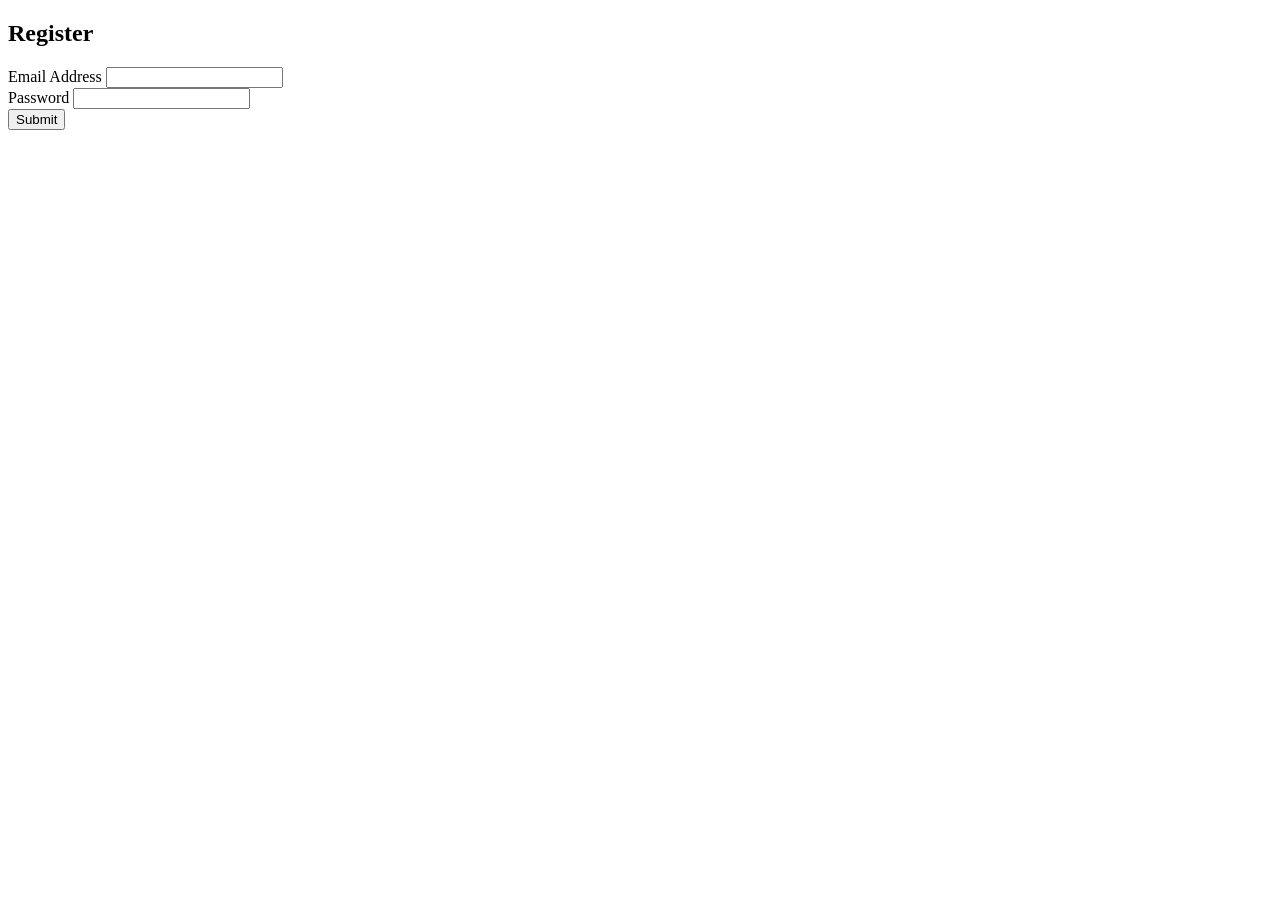
<file: 09.10.2026/index.html>
<!DOCTYPE html>

<body>
    <div class="form-container">
        <h2>Register</h2>
        <!-- Email Field -->
        <div class="form-group">
            <label for="email">Email Address</label>
            <input type="email" id="email" name="email">
        </div>

        <!-- Password Field -->
        <div class="form-group">
            <label for="password">Password</label>
            <input type="password" id="password" name="password">
        </div>

        <!-- Submit Button -->
        <button type="submit">Submit</button>

        </form>
    </div>
</body>

</html>
</file>
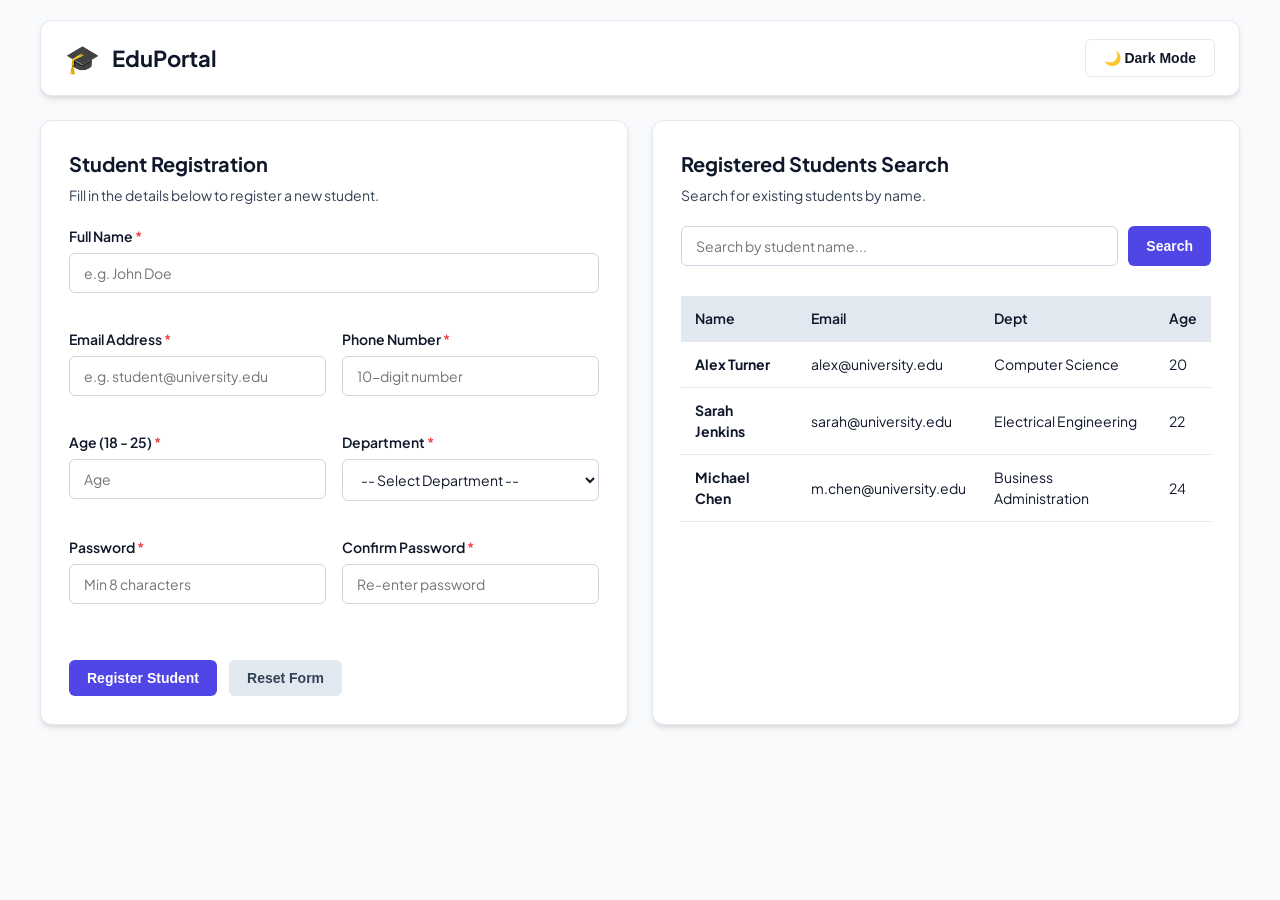
<file: 24.09.2026/index.html>
<!DOCTYPE html>
<html lang="en">
<head>
    <meta charset="UTF-8">
    <meta name="viewport" content="width=device-width, initial-scale=1.0">
    <title>Student Registration Portal - Practice Site</title>
    <!-- Modern Typography -->
    <link rel="preconnect" href="https://fonts.googleapis.com">
    <link rel="preconnect" href="https://fonts.gstatic.com" crossorigin>
    <link href="https://fonts.googleapis.com/css2?family=Plus+Jakarta+Sans:wght@400;500;600;700&display=swap" rel="stylesheet">
    <link rel="stylesheet" href="style.css">
</head>
<body>
    <div class="app-container">
        <!-- Top Navigation Bar -->
        <header class="navbar">
            <div class="logo-area">
                <span class="logo-icon">🎓</span>
                <h1>EduPortal</h1>
            </div>
            <div class="nav-controls">
                <button id="themeToggleBtn" class="btn btn-outline" type="button">
                    <span id="themeIcon">🌙</span> <span id="themeText">Dark Mode</span>
                </button>
            </div>
        </header>

        <!-- Notification Banner -->
        <div id="alertBanner" class="alert-banner hidden">
            <span id="alertMessage"></span>
            <button type="button" class="alert-close" id="closeAlertBtn">&times;</button>
        </div>

        <main class="main-content">
            <!-- Left Column: Student Registration Form -->
            <section class="card form-card">
                <div class="card-header">
                    <h2>Student Registration</h2>
                    <p class="subtitle-text">Fill in the details below to register a new student.</p>
                </div>
                
                <form id="registrationForm" novalidate>
                    <div class="form-group">
                        <label for="fullName">Full Name <span class="required">*</span></label>
                        <input type="text" id="fullName" placeholder="e.g. John Doe">
                        <small class="error-msg" id="fullNameError"></small>
                    </div>

                    <div class="form-row">
                        <div class="form-group">
                            <label for="email">Email Address <span class="required">*</span></label>
                            <input type="email" id="email" placeholder="e.g. student@university.edu">
                            <small class="error-msg" id="emailError"></small>
                        </div>

                        <div class="form-group">
                            <label for="phone">Phone Number <span class="required">*</span></label>
                            <input type="tel" id="phone" placeholder="10-digit number">
                            <small class="error-msg" id="phoneError"></small>
                        </div>
                    </div>

                    <div class="form-row">
                        <div class="form-group">
                            <label for="age">Age (18 - 25) <span class="required">*</span></label>
                            <input type="number" id="age" placeholder="Age">
                            <small class="error-msg" id="ageError"></small>
                        </div>

                        <div class="form-group">
                            <label for="department">Department <span class="required">*</span></label>
                            <select id="department">
                                <option value="">-- Select Department --</option>
                                <option value="Computer Science">Computer Science</option>
                                <option value="Electrical Engineering">Electrical Engineering</option>
                                <option value="Mechanical Engineering">Mechanical Engineering</option>
                                <option value="Civil Engineering">Civil Engineering</option>
                                <option value="Business Administration">Business Administration</option>
                            </select>
                            <small class="error-msg" id="departmentError"></small>
                        </div>
                    </div>

                    <div class="form-row">
                        <div class="form-group">
                            <label for="password">Password <span class="required">*</span></label>
                            <input type="password" id="password" placeholder="Min 8 characters">
                            <small class="error-msg" id="passwordError"></small>
                        </div>

                        <div class="form-group">
                            <label for="confirmPassword">Confirm Password <span class="required">*</span></label>
                            <input type="password" id="confirmPassword" placeholder="Re-enter password">
                            <small class="error-msg" id="confirmPasswordError"></small>
                        </div>
                    </div>

                    <div class="form-actions">
                        <button type="submit" id="registerBtn" class="btn btn-primary">Register Student</button>
                        <button type="button" id="resetBtn" class="btn btn-secondary">Reset Form</button>
                    </div>
                </form>
            </section>

            <!-- Right Column: Student Search & Directory -->
            <section class="card directory-card">
                <div class="card-header">
                    <h2>Registered Students Search</h2>
                    <p class="subtitle-text">Search for existing students by name.</p>
                </div>

                <div class="search-box-container">
                    <input type="text" id="searchInput" placeholder="Search by student name...">
                    <button id="searchBtn" class="btn btn-primary" type="button">Search</button>
                </div>

                <div class="student-list-container">
                    <table class="student-table">
                        <thead>
                            <tr>
                                <th>Name</th>
                                <th>Email</th>
                                <th>Dept</th>
                                <th>Age</th>
                            </tr>
                        </thead>
                        <tbody id="studentTableBody">
                            <!-- Dynamically populated -->
                        </tbody>
                    </table>
                    <div id="noResultsMsg" class="no-results hidden">No matching students found.</div>
                </div>
            </section>
        </main>
    </div>

    <script src="script.js"></script>
</body>
</html>
</file>
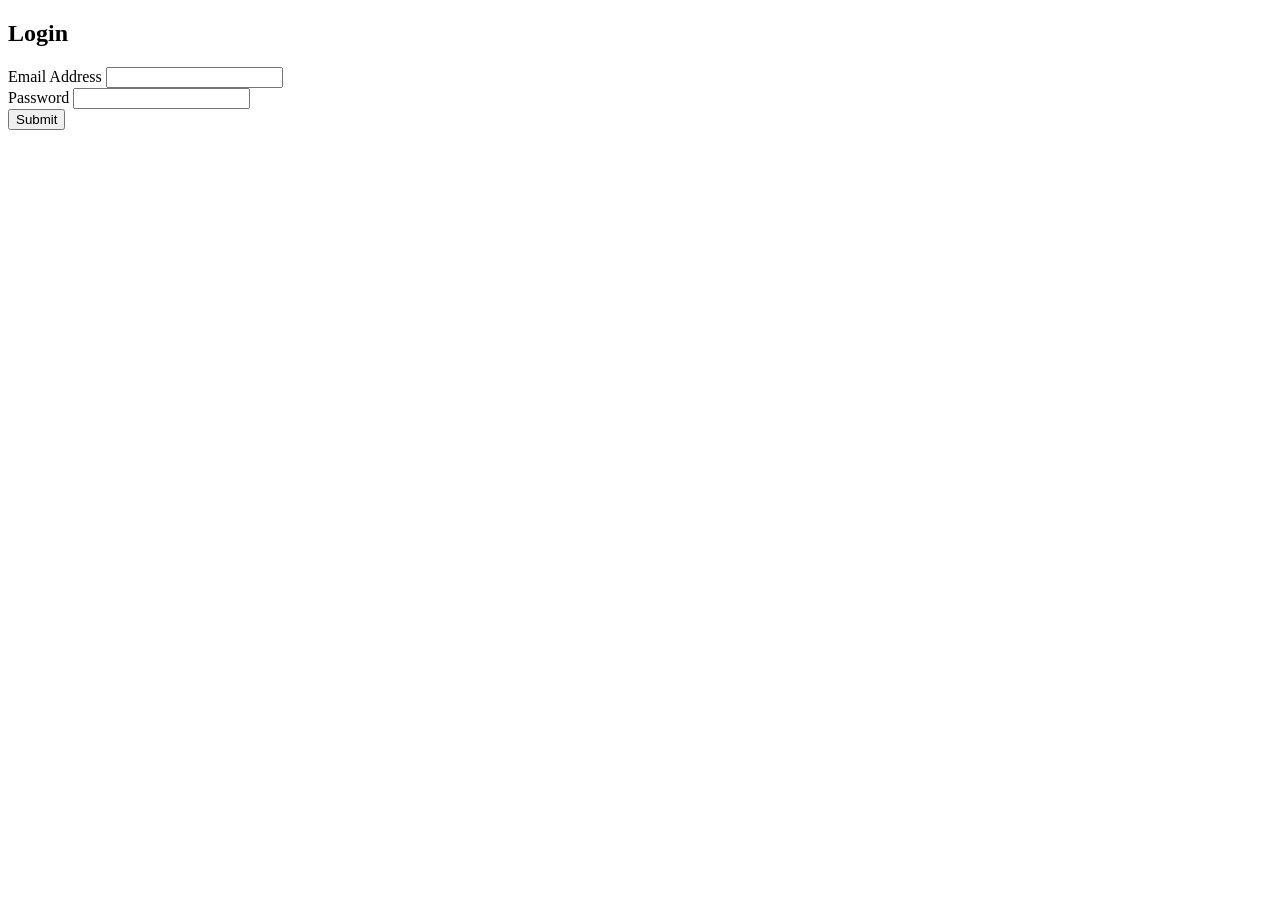
<file: 09.10.2026/test.html>
<!DOCTYPE html>

<body>
    <div class="form-container">
        <h2>Login</h2>
        <div class="form-group">
            <label for="email">
                Email Address
            </label>
            <input type="email" id="email" name="email">
        </div>

        <div class="form-group">
            <label for="password">
                Password
            </label>
            <input type="password" id="password" name="password">
        </div>

        <button type="submit">
            Submit
        </button>
    </div>
</body>
</file>
<file: 24.09.2026/style.css>
/* Reset & Base Styles */
* {
    margin: 0;
    padding: 0;
    box-sizing: border-box;
}

:root {
    --bg-color: #f8fafc;
    --card-bg: #ffffff;
    --text-primary: #0f172a;
    --text-secondary: #475569;
    --border-color: #e2e8f0;
    --primary-color: #4f46e5;
    --primary-hover: #4338ca;
    --secondary-bg: #e2e8f0;
    --secondary-text: #334155;
    --secondary-hover: #cbd5e1;
    --error-color: #ef4444;
    --success-bg: #dcfce7;
    --success-text: #166534;
    --success-border: #bbf7d0;
    --input-bg: #ffffff;
    --input-border: #cbd5e1;
    --shadow: 0 4px 6px -1px rgba(0, 0, 0, 0.1), 0 2px 4px -1px rgba(0, 0, 0, 0.06);
}

/* Dark Theme Variables */
body.dark-theme {
    --bg-color: #0f172a;
    --card-bg: #1e293b;
    --text-primary: #f8fafc;
    /* NOTE: INTENTIONAL BUG 6: --text-secondary is NOT updated or overridden for dark mode, 
       causing .subtitle-text elements to remain #334155 on a #1e293b background! */
    --border-color: #334155;
    --primary-color: #6366f1;
    --primary-hover: #4f46e5;
    --secondary-bg: #334155;
    --secondary-text: #f1f5f9;
    --secondary-hover: #475569;
    --input-bg: #0f172a;
    --input-border: #475569;
    --shadow: 0 4px 6px -1px rgba(0, 0, 0, 0.5);
}

body {
    font-family: 'Plus Jakarta Sans', sans-serif;
    background-color: var(--bg-color);
    color: var(--text-primary);
    line-height: 1.5;
    transition: background-color 0.3s ease, color 0.3s ease;
    padding: 20px;
    min-height: 100vh;
}

.app-container {
    max-width: 1200px;
    margin: 0 auto;
}

/* Navbar */
.navbar {
    display: flex;
    justify-content: space-between;
    align-items: center;
    padding: 16px 24px;
    background-color: var(--card-bg);
    border: 1px solid var(--border-color);
    border-radius: 12px;
    box-shadow: var(--shadow);
    margin-bottom: 24px;
    transition: background-color 0.3s ease;
}

.logo-area {
    display: flex;
    align-items: center;
    gap: 12px;
}

.logo-icon {
    font-size: 28px;
}

.logo-area h1 {
    font-size: 22px;
    font-weight: 700;
    color: var(--text-primary);
}

/* Alert Banner */
.alert-banner {
    display: flex;
    justify-content: space-between;
    align-items: center;
    padding: 14px 20px;
    border-radius: 8px;
    margin-bottom: 24px;
    font-weight: 500;
}

.alert-banner.success {
    background-color: var(--success-bg);
    color: var(--success-text);
    border: 1px solid var(--success-border);
}

.alert-close {
    background: none;
    border: none;
    font-size: 20px;
    cursor: pointer;
    color: inherit;
}

.hidden {
    display: none !important;
}

/* Main Layout */
.main-content {
    display: grid;
    grid-template-columns: 1fr 1fr;
    gap: 24px;
}

@media (max-width: 900px) {
    .main-content {
        grid-template-columns: 1fr;
    }
}

/* Cards */
.card {
    background-color: var(--card-bg);
    border: 1px solid var(--border-color);
    border-radius: 12px;
    padding: 28px;
    box-shadow: var(--shadow);
    transition: background-color 0.3s ease;
}

.card-header {
    margin-bottom: 20px;
}

.card-header h2 {
    font-size: 20px;
    font-weight: 700;
    color: var(--text-primary);
    margin-bottom: 6px;
}

/* INTENTIONAL BUG 6: Hardcoded dark color for subtitle-text makes it unreadable in dark mode */
.subtitle-text {
    font-size: 14px;
    color: #334155; /* Hardcoded dark slate color that doesn't adapt to Dark Mode! */
}

/* Form Styles */
.form-group {
    display: flex;
    flex-direction: column;
    margin-bottom: 16px;
}

.form-row {
    display: grid;
    grid-template-columns: 1fr 1fr;
    gap: 16px;
}

@media (max-width: 500px) {
    .form-row {
        grid-template-columns: 1fr;
    }
}

label {
    font-size: 14px;
    font-weight: 600;
    margin-bottom: 6px;
    color: var(--text-primary);
}

.required {
    color: var(--error-color);
}

input, select {
    width: 100%;
    padding: 10px 14px;
    font-size: 14px;
    font-family: inherit;
    border: 1px solid var(--input-border);
    border-radius: 6px;
    background-color: var(--input-bg);
    color: var(--text-primary);
    outline: none;
    transition: border-color 0.2s ease, background-color 0.3s ease, color 0.3s ease;
}

input:focus, select:focus {
    border-color: var(--primary-color);
    box-shadow: 0 0 0 3px rgba(79, 70, 229, 0.15);
}

.error-msg {
    color: var(--error-color);
    font-size: 12px;
    margin-top: 4px;
    min-height: 16px;
}

.form-actions {
    display: flex;
    gap: 12px;
    margin-top: 20px;
}

/* Buttons */
.btn {
    padding: 10px 18px;
    font-size: 14px;
    font-weight: 600;
    border-radius: 6px;
    cursor: pointer;
    border: none;
    transition: all 0.2s ease;
}

.btn-primary {
    background-color: var(--primary-color);
    color: #ffffff;
}

.btn-primary:hover {
    background-color: var(--primary-hover);
}

.btn-secondary {
    background-color: var(--secondary-bg);
    color: var(--secondary-text);
}

.btn-secondary:hover {
    background-color: var(--secondary-hover);
}

.btn-outline {
    background-color: transparent;
    border: 1px solid var(--border-color);
    color: var(--text-primary);
}

.btn-outline:hover {
    background-color: var(--secondary-bg);
}

/* Search Box */
.search-box-container {
    display: flex;
    gap: 10px;
    margin-bottom: 20px;
}

/* Student Table */
.student-list-container {
    overflow-x: auto;
}

.student-table {
    width: 100%;
    border-collapse: collapse;
    margin-top: 10px;
}

.student-table th, .student-table td {
    padding: 12px 14px;
    text-align: left;
    border-bottom: 1px solid var(--border-color);
    font-size: 14px;
}

.student-table th {
    background-color: var(--secondary-bg);
    color: var(--text-primary);
    font-weight: 600;
}

.student-table td {
    color: var(--text-primary);
}

.no-results {
    padding: 20px;
    text-align: center;
    color: var(--text-secondary);
    font-style: italic;
}
</file>
